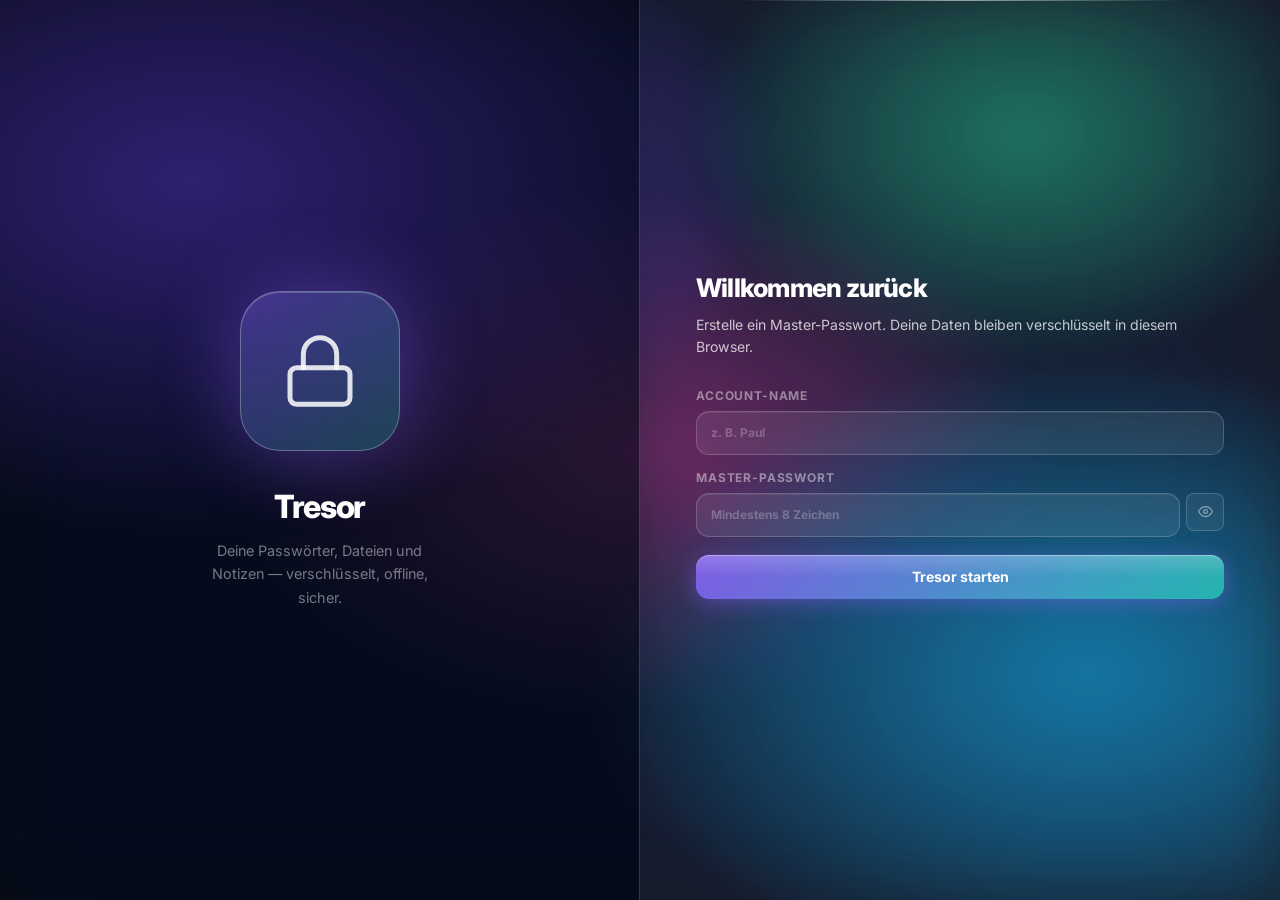
<file: index.html>
<!doctype html>
<html lang="de">
<head>
  <meta charset="utf-8">
  <meta name="viewport" content="width=device-width, initial-scale=1">
  <title>Tresor — Passwörter & Notizen</title>
  <link rel="stylesheet" href="styles.css">
  <link rel="icon" type="image/svg+xml" href="data:image/svg+xml,%3Csvg xmlns='http://www.w3.org/2000/svg' viewBox='0 0 24 24' fill='none' stroke='%238C64FF' stroke-width='2.2' stroke-linecap='round' stroke-linejoin='round'%3E%3Crect x='3' y='11' width='18' height='11' rx='2' ry='2'/%3E%3Cpath d='M7 11V7a5 5 0 0 1 10 0v4'/%3E%3C/svg%3E">
</head>
<body>
<main id="app" class="app-shell">

  <!-- LOCK SCREEN — full page split -->
  <section id="lockScreen" class="lock-screen">

    <!-- LEFT — decorative panel -->
    <div class="lock-left">
      <div class="lock-deco">
        <svg xmlns="http://www.w3.org/2000/svg" viewBox="0 0 24 24" fill="none" stroke="currentColor" stroke-width="1.5" stroke-linecap="round" stroke-linejoin="round"><rect x="3" y="11" width="18" height="11" rx="2" ry="2"/><path d="M7 11V7a5 5 0 0 1 10 0v4"/></svg>
      </div>
      <p class="lock-deco-title">Tresor</p>
      <p class="lock-deco-sub">Deine Passwörter, Dateien und Notizen — verschlüsselt, offline, sicher.</p>
    </div>

    <!-- RIGHT — login form -->
    <div class="lock-right">
      <!-- mobile only brand -->
      <div class="lock-mobile-brand">
        <div class="brand-mark" style="margin-bottom:0">
          <svg xmlns="http://www.w3.org/2000/svg" viewBox="0 0 24 24" fill="none" stroke="currentColor" stroke-width="2.2" stroke-linecap="round" stroke-linejoin="round"><rect x="3" y="11" width="18" height="11" rx="2" ry="2"/><path d="M7 11V7a5 5 0 0 1 10 0v4"/></svg>
        </div>
        <h1 style="font-size:1.5rem;margin:0">Tresor</h1>
      </div>

      <h1 id="lockHeading" style="margin:0 0 6px;font-size:1.6rem">Willkommen zurück</h1>
      <p id="lockHint" class="lock-hint">Erstelle ein Master-Passwort. Deine Daten bleiben verschlüsselt in diesem Browser.</p>

      <form id="unlockForm" class="unlock-form">
        <label for="accountName">Account-Name
          <input id="accountName" type="text" autocomplete="off" minlength="2" maxlength="40" required placeholder="z. B. Paul">
        </label>
        <label for="masterPassword">Master-Passwort
          <div class="password-line" style="grid-template-columns:1fr auto">
            <input id="masterPassword" type="password" autocomplete="current-password" minlength="8" required placeholder="Mindestens 8 Zeichen">
            <button class="icon-button" id="toggleMaster" type="button">
              <svg xmlns="http://www.w3.org/2000/svg" viewBox="0 0 24 24" fill="none" stroke="currentColor" stroke-width="2" stroke-linecap="round" stroke-linejoin="round"><path d="M1 12s4-8 11-8 11 8 11 8-4 8-11 8-11-8-11-8z"/><circle cx="12" cy="12" r="3"/></svg>
            </button>
          </div>
        </label>
        <label id="alertEmailLabel" class="hidden" for="alertEmail">Alarm-E-Mail <span style="color:var(--muted);font-weight:400;text-transform:none">(optional)</span>
          <input id="alertEmail" type="email" autocomplete="off" placeholder="deine@email.de">
        </label>
        <button id="unlockButton" class="primary-button" type="submit" style="margin-top:4px;width:100%;">
          Tresor starten
        </button>
        <p id="lockMessage" class="message" role="status"></p>
      </form>

      <!-- QR Transfer Section -->
      <div class="qr-section" id="qrSection" style="display:none">
        <button class="qr-toggle" type="button" id="qrToggle">
          <svg xmlns="http://www.w3.org/2000/svg" viewBox="0 0 24 24" fill="none" stroke="currentColor" stroke-width="2" stroke-linecap="round" stroke-linejoin="round"><rect x="3" y="3" width="7" height="7"/><rect x="14" y="3" width="7" height="7"/><rect x="3" y="14" width="7" height="7"/><path d="M14 14h3v3h-3z"/><path d="M17 14h3v3h-3z"/><path d="M14 17h3v3h-3z"/><path d="M17 17h3v3h-3z"/></svg>
          Auf Handy übertragen (QR-Code)
        </button>
        <div class="qr-box" id="qrBox">
          <canvas id="qrCanvas"></canvas>
          <p>Scanne diesen QR-Code mit deinem Handy um den verschlüsselten Tresor zu übertragen. Dein Master-Passwort bleibt dabei geheim.</p>
        </div>
      </div>
    </div>
  </section>

  <!-- VAULT SCREEN -->
  <section id="vaultScreen" class="vault-screen hidden">
    <header class="topbar">
      <div class="topbar-left">
        <div class="topbar-brand">
          <svg xmlns="http://www.w3.org/2000/svg" viewBox="0 0 24 24" fill="none" stroke="currentColor" stroke-width="2.2" stroke-linecap="round" stroke-linejoin="round"><rect x="3" y="11" width="18" height="11" rx="2" ry="2"/><path d="M7 11V7a5 5 0 0 1 10 0v4"/></svg>
        </div>
        <div>
          <span class="eyebrow">Offline Tresor</span>
          <h2>Tresor</h2>
          <p id="accountLabel" class="account-label"></p>
        </div>
      </div>
      <div class="topbar-right">
        <div id="offlineBanner" class="offline-banner hidden">
          <svg xmlns="http://www.w3.org/2000/svg" viewBox="0 0 24 24" fill="none" stroke="currentColor" stroke-width="2" stroke-linecap="round" stroke-linejoin="round" style="width:12px;height:12px"><line x1="1" y1="1" x2="23" y2="23"/><path d="M16.72 11.06A10.94 10.94 0 0 1 19 12.55"/><path d="M5 12.55a10.94 10.94 0 0 1 5.17-2.39"/><path d="M10.71 5.05A16 16 0 0 1 22.56 9"/><path d="M1.42 9a15.91 15.91 0 0 1 4.7-2.88"/><path d="M8.53 16.11a6 6 0 0 1 6.95 0"/><line x1="12" y1="20" x2="12.01" y2="20"/></svg>
          Offline
        </div>
        <div id="autoLockTimer" class="autlock-indicator hidden">
          <svg xmlns="http://www.w3.org/2000/svg" viewBox="0 0 24 24" fill="none" stroke="currentColor" stroke-width="2" stroke-linecap="round" stroke-linejoin="round" style="width:12px;height:12px"><circle cx="12" cy="12" r="10"/><polyline points="12 6 12 12 16 14"/></svg>
          <span id="autoLockLabel">10:00</span>
        </div>
        <div class="topbar-actions">
          <button id="themeButton" class="ghost-button" type="button">
            <svg xmlns="http://www.w3.org/2000/svg" viewBox="0 0 24 24" fill="none" stroke="currentColor" stroke-width="2" stroke-linecap="round" stroke-linejoin="round" style="width:14px;height:14px"><path d="M21 12.79A9 9 0 1 1 11.21 3 7 7 0 0 0 21 12.79z"/></svg>
            Dunkel
          </button>
          <button id="exportButton" class="ghost-button" type="button">
            <svg xmlns="http://www.w3.org/2000/svg" viewBox="0 0 24 24" fill="none" stroke="currentColor" stroke-width="2" stroke-linecap="round" stroke-linejoin="round" style="width:14px;height:14px"><path d="M21 15v4a2 2 0 0 1-2 2H5a2 2 0 0 1-2-2v-4"/><polyline points="7 10 12 15 17 10"/><line x1="12" y1="15" x2="12" y2="3"/></svg>
            Export
          </button>
          <label class="ghost-button import-label" style="cursor:pointer;">
            <svg xmlns="http://www.w3.org/2000/svg" viewBox="0 0 24 24" fill="none" stroke="currentColor" stroke-width="2" stroke-linecap="round" stroke-linejoin="round" style="width:14px;height:14px"><path d="M21 15v4a2 2 0 0 1-2 2H5a2 2 0 0 1-2-2v-4"/><polyline points="17 8 12 3 7 8"/><line x1="12" y1="3" x2="12" y2="15"/></svg>
            Import
            <input id="importFile" type="file" accept="application/json">
          </label>
          <button id="lockButton" class="danger-button" type="button">
            <svg xmlns="http://www.w3.org/2000/svg" viewBox="0 0 24 24" fill="none" stroke="currentColor" stroke-width="2" stroke-linecap="round" stroke-linejoin="round" style="width:14px;height:14px"><rect x="3" y="11" width="18" height="11" rx="2" ry="2"/><path d="M7 11V7a5 5 0 0 1 9.9-1"/></svg>
            Sperren
          </button>
        </div>
      </div>
    </header>

    <!-- NAV TABS -->
    <nav class="nav-tabs">
      <button class="nav-tab active" data-tab="vault" type="button">
        <svg xmlns="http://www.w3.org/2000/svg" viewBox="0 0 24 24" fill="none" stroke="currentColor" stroke-width="2" stroke-linecap="round" stroke-linejoin="round"><rect x="3" y="11" width="18" height="11" rx="2" ry="2"/><path d="M7 11V7a5 5 0 0 1 10 0v4"/></svg>
        Tresor
      </button>
      <button class="nav-tab" data-tab="files" type="button">
        <svg xmlns="http://www.w3.org/2000/svg" viewBox="0 0 24 24" fill="none" stroke="currentColor" stroke-width="2" stroke-linecap="round" stroke-linejoin="round"><path d="M14 2H6a2 2 0 0 0-2 2v16a2 2 0 0 0 2 2h12a2 2 0 0 0 2-2V8z"/><polyline points="14 2 14 8 20 8"/></svg>
        Dateien
      </button>
      <button class="nav-tab" data-tab="bookmarks" type="button">
        <svg xmlns="http://www.w3.org/2000/svg" viewBox="0 0 24 24" fill="none" stroke="currentColor" stroke-width="2" stroke-linecap="round" stroke-linejoin="round"><path d="M19 21l-7-5-7 5V5a2 2 0 0 1 2-2h10a2 2 0 0 1 2 2z"/></svg>
        Lesezeichen
      </button>
      <button class="nav-tab" data-tab="codes" type="button">
        <svg xmlns="http://www.w3.org/2000/svg" viewBox="0 0 24 24" fill="none" stroke="currentColor" stroke-width="2" stroke-linecap="round" stroke-linejoin="round"><rect x="2" y="3" width="20" height="14" rx="2" ry="2"/><line x1="8" y1="21" x2="16" y2="21"/><line x1="12" y1="17" x2="12" y2="21"/></svg>
        Codes
      </button>
      <button class="nav-tab" data-tab="aliases" type="button">
        <svg xmlns="http://www.w3.org/2000/svg" viewBox="0 0 24 24" fill="none" stroke="currentColor" stroke-width="2" stroke-linecap="round" stroke-linejoin="round"><path d="M4 4h16c1.1 0 2 .9 2 2v12c0 1.1-.9 2-2 2H4c-1.1 0-2-.9-2-2V6c0-1.1.9-2 2-2z"/><polyline points="22,6 12,13 2,6"/></svg>
        E-Mail Aliase
      </button>
      <button class="nav-tab" data-tab="scripts" type="button">
        <svg xmlns="http://www.w3.org/2000/svg" viewBox="0 0 24 24" fill="none" stroke="currentColor" stroke-width="2" stroke-linecap="round" stroke-linejoin="round"><polyline points="16 18 22 12 16 6"/><polyline points="8 6 2 12 8 18"/></svg>
        Skripte
      </button>
      <button class="nav-tab" data-tab="log" type="button">
        <svg xmlns="http://www.w3.org/2000/svg" viewBox="0 0 24 24" fill="none" stroke="currentColor" stroke-width="2" stroke-linecap="round" stroke-linejoin="round"><path d="M13 2H6a2 2 0 0 0-2 2v16a2 2 0 0 0 2 2h12a2 2 0 0 0 2-2V9z"/><polyline points="13 2 13 9 20 9"/></svg>
        Aktivitäts-Log
      </button>
    </nav>

    <!-- ══ TAB: VAULT ══ -->
    <section id="tabVault" class="tab-content">
      <section class="toolbar">
        <div class="search-box">
          <svg xmlns="http://www.w3.org/2000/svg" viewBox="0 0 24 24" fill="none" stroke="currentColor" stroke-width="2" stroke-linecap="round" stroke-linejoin="round"><circle cx="11" cy="11" r="8"/><line x1="21" y1="21" x2="16.65" y2="16.65"/></svg>
          <input id="searchInput" type="search" placeholder="Suchen… (Strg+F)">
        </div>
        <div class="segmented" role="tablist">
          <button class="segment active" type="button" data-filter="all">Alle</button>
          <button class="segment" type="button" data-filter="password">Passwörter</button>
          <button class="segment" type="button" data-filter="note">Notizen</button>
          <button class="segment" type="button" data-filter="favorite">★</button>
        </div>
        <div class="sort-box">
          <svg xmlns="http://www.w3.org/2000/svg" viewBox="0 0 24 24" fill="none" stroke="currentColor" stroke-width="2" stroke-linecap="round" stroke-linejoin="round" style="width:13px;height:13px;color:var(--muted);flex-shrink:0"><line x1="8" y1="6" x2="21" y2="6"/><line x1="8" y1="12" x2="21" y2="12"/><line x1="8" y1="18" x2="21" y2="18"/><line x1="3" y1="6" x2="3.01" y2="6"/><line x1="3" y1="12" x2="3.01" y2="12"/><line x1="3" y1="18" x2="3.01" y2="18"/></svg>
          <select id="sortSelect"><option value="updated">Zuletzt bearbeitet</option><option value="created">Zuletzt erstellt</option><option value="alpha">A – Z</option></select>
        </div>
        <button id="newPasswordButton" class="primary-button" type="button">+ Passwort</button>
        <button id="newNoteButton" class="secondary-button" type="button">+ Notiz</button>
      </section>
      <section class="workspace">
        <aside class="list-pane">
          <div class="stats"><strong id="entryCount">0</strong><span>Einträge</span></div>
          <div id="entryList" class="entry-list" aria-live="polite"></div>
        </aside>
        <section class="editor-pane">
          <form id="entryForm" class="entry-form hidden">
            <div class="form-head">
              <div>
                <span id="formType" class="eyebrow">Passwort</span>
                <h3 id="formTitle">Neuer Eintrag</h3>
                <span id="formMeta" class="form-meta"></span>
              </div>
              <div class="form-head-actions">
                <button id="favoriteButton" class="icon-button" type="button" title="Favorit">
                  <svg xmlns="http://www.w3.org/2000/svg" viewBox="0 0 24 24" fill="none" stroke="currentColor" stroke-width="2" stroke-linecap="round" stroke-linejoin="round"><polygon points="12 2 15.09 8.26 22 9.27 17 14.14 18.18 21.02 12 17.77 5.82 21.02 7 14.14 2 9.27 8.91 8.26 12 2"/></svg>
                </button>
                <button id="duplicateButton" class="icon-button" type="button" title="Duplizieren">
                  <svg xmlns="http://www.w3.org/2000/svg" viewBox="0 0 24 24" fill="none" stroke="currentColor" stroke-width="2" stroke-linecap="round" stroke-linejoin="round"><rect x="9" y="9" width="13" height="13" rx="2" ry="2"/><path d="M5 15H4a2 2 0 0 1-2-2V4a2 2 0 0 1 2-2h9a2 2 0 0 1 2 2v1"/></svg>
                </button>
                <button id="deleteButton" class="danger-button compact" type="button">
                  <svg xmlns="http://www.w3.org/2000/svg" viewBox="0 0 24 24" fill="none" stroke="currentColor" stroke-width="2" stroke-linecap="round" stroke-linejoin="round" style="width:13px;height:13px"><polyline points="3 6 5 6 21 6"/><path d="M19 6l-1 14a2 2 0 0 1-2 2H8a2 2 0 0 1-2-2L5 6"/></svg>
                  Löschen
                </button>
              </div>
            </div>
            <label>Titel<input id="titleInput" type="text" required maxlength="80" placeholder="z. B. E-Mail, Bank, Server"></label>
            <div id="tagRow" class="tag-row">
              <span class="tag-label">Tags</span>
              <div id="tagList" class="tag-list"></div>
              <button id="addTagButton" class="tag-add-btn" type="button">+ Tag</button>
            </div>
            <div id="passwordFields" class="password-fields">
              <div class="two-col">
                <label>Benutzername / E-Mail<input id="usernameInput" type="text" autocomplete="off" placeholder="name@example.com"></label>
                <label>Webadresse<input id="urlInput" type="url" inputmode="url" placeholder="https://..."></label>
              </div>
              <label>Passwort
                <div class="password-line">
                  <input id="passwordInput" type="password" autocomplete="new-password" placeholder="Passwort">
                  <button id="togglePassword" class="icon-button" type="button" title="Anzeigen"><svg xmlns="http://www.w3.org/2000/svg" viewBox="0 0 24 24" fill="none" stroke="currentColor" stroke-width="2" stroke-linecap="round" stroke-linejoin="round"><path d="M1 12s4-8 11-8 11 8 11 8-4 8-11 8-11-8-11-8z"/><circle cx="12" cy="12" r="3"/></svg></button>
                  <button id="copyPassword" class="icon-button" type="button" title="Kopieren"><svg xmlns="http://www.w3.org/2000/svg" viewBox="0 0 24 24" fill="none" stroke="currentColor" stroke-width="2" stroke-linecap="round" stroke-linejoin="round"><rect x="9" y="9" width="13" height="13" rx="2" ry="2"/><path d="M5 15H4a2 2 0 0 1-2-2V4a2 2 0 0 1 2-2h9a2 2 0 0 1 2 2v1"/></svg></button>
                  <button id="breachCheckButton" class="icon-button" type="button" title="Datenleck prüfen"><svg xmlns="http://www.w3.org/2000/svg" viewBox="0 0 24 24" fill="none" stroke="currentColor" stroke-width="2" stroke-linecap="round" stroke-linejoin="round"><path d="M12 22s8-4 8-10V5l-8-3-8 3v7c0 6 8 10 8 10z"/></svg></button>
                </div>
              </label>
              <div class="strength-meter" id="strengthMeter" style="display:none">
                <div class="strength-bars"><div class="strength-bar" id="sb1"></div><div class="strength-bar" id="sb2"></div><div class="strength-bar" id="sb3"></div><div class="strength-bar" id="sb4"></div></div>
                <span class="strength-label" id="strengthLabel"></span>
              </div>
              <div id="pwHistoryRow" class="pw-history-row hidden">
                <span class="pw-history-label">Letzte Passwörter</span>
                <div id="pwHistoryList" class="pw-history-list"></div>
              </div>
              <div class="generator">
                <div class="gen-row">
                  <div class="gen-length">
                    <span>Länge</span>
                    <input id="lengthInput" type="range" min="12" max="40" value="18">
                    <output id="lengthOutput">18</output>
                  </div>
                  <label class="checkbox"><input id="symbolsInput" type="checkbox" checked>Sonderzeichen</label>
                  <button id="generateButton" class="secondary-button" type="button">
                    <svg xmlns="http://www.w3.org/2000/svg" viewBox="0 0 24 24" fill="none" stroke="currentColor" stroke-width="2" stroke-linecap="round" stroke-linejoin="round" style="width:13px;height:13px"><polyline points="1 4 1 10 7 10"/><path d="M3.51 15a9 9 0 1 0 .49-3.5"/></svg>
                    Generieren
                  </button>
                </div>
              </div>
              <div class="expiry-row">
                <label class="checkbox"><input id="expiryEnabled" type="checkbox">Ablaufdatum</label>
                <input id="expiryDate" type="date" class="hidden">
              </div>
            </div>
            <label>Notiz<textarea id="notesInput" rows="5" placeholder="Alles, was du sicher ablegen willst…"></textarea></label>
            <div class="form-actions">
              <span id="saveState" class="message"></span>
              <button class="primary-button" type="submit">
                <svg xmlns="http://www.w3.org/2000/svg" viewBox="0 0 24 24" fill="none" stroke="currentColor" stroke-width="2.2" stroke-linecap="round" stroke-linejoin="round" style="width:13px;height:13px"><path d="M19 21H5a2 2 0 0 1-2-2V5a2 2 0 0 1 2-2h11l5 5v11a2 2 0 0 1-2 2z"/><polyline points="17 21 17 13 7 13 7 21"/><polyline points="7 3 7 8 15 8"/></svg>
                Speichern
              </button>
            </div>
          </form>
          <div id="emptyState" class="empty-state">
            <div class="empty-state-icon"><svg xmlns="http://www.w3.org/2000/svg" viewBox="0 0 24 24" fill="none" stroke="currentColor" stroke-width="1.8" stroke-linecap="round" stroke-linejoin="round"><rect x="3" y="11" width="18" height="11" rx="2" ry="2"/><path d="M7 11V7a5 5 0 0 1 10 0v4"/></svg></div>
            <h3>Kein Eintrag ausgewählt</h3>
            <p>Lege ein Passwort oder eine Notiz an.</p>
            <div class="empty-actions">
              <button class="primary-button" type="button" data-create="password">+ Passwort</button>
              <button class="secondary-button" type="button" data-create="note">+ Notiz</button>
            </div>
          </div>
        </section>
      </section>
    </section>

    <!-- ══ TAB: DATEIEN ══ -->
    <section id="tabFiles" class="tab-content hidden">
      <div class="tab-header">
        <div>
          <h3>Sicherer Datei-Tresor</h3>
          <p class="tab-sub">Dateien werden vor dem Speichern mit AES-GCM verschlüsselt. Maximal 10 MB pro Datei.</p>
        </div>
        <label class="primary-button" style="cursor:pointer;">
          <svg xmlns="http://www.w3.org/2000/svg" viewBox="0 0 24 24" fill="none" stroke="currentColor" stroke-width="2.2" stroke-linecap="round" stroke-linejoin="round" style="width:14px;height:14px"><line x1="12" y1="5" x2="12" y2="19"/><line x1="5" y1="12" x2="19" y2="12"/></svg>
          Datei hinzufügen
          <input id="fileUploadInput" type="file" multiple style="display:none">
        </label>
      </div>
      <div id="fileList" class="file-grid"></div>
      <div id="fileEmpty" class="empty-state">
        <div class="empty-state-icon"><svg xmlns="http://www.w3.org/2000/svg" viewBox="0 0 24 24" fill="none" stroke="currentColor" stroke-width="1.8" stroke-linecap="round" stroke-linejoin="round"><path d="M14 2H6a2 2 0 0 0-2 2v16a2 2 0 0 0 2 2h12a2 2 0 0 0 2-2V8z"/><polyline points="14 2 14 8 20 8"/></svg></div>
        <h3>Keine Dateien</h3>
        <p>Lade Dateien hoch — sie werden direkt verschlüsselt gespeichert.</p>
      </div>
    </section>

    <!-- ══ TAB: LESEZEICHEN ══ -->
    <section id="tabBookmarks" class="tab-content hidden">
      <div class="tab-header">
        <div>
          <h3>Geheime Lesezeichen</h3>
          <p class="tab-sub">URLs die du nicht im Browser speichern willst.</p>
        </div>
        <button id="newBookmarkButton" class="primary-button" type="button">+ Lesezeichen</button>
      </div>
      <div id="bookmarkList" class="simple-list"></div>
      <div id="bookmarkEmpty" class="empty-state">
        <div class="empty-state-icon"><svg xmlns="http://www.w3.org/2000/svg" viewBox="0 0 24 24" fill="none" stroke="currentColor" stroke-width="1.8" stroke-linecap="round" stroke-linejoin="round"><path d="M19 21l-7-5-7 5V5a2 2 0 0 1 2-2h10a2 2 0 0 1 2 2z"/></svg></div>
        <h3>Keine Lesezeichen</h3>
        <p>Speichere URLs die du privat halten möchtest.</p>
      </div>
    </section>

    <!-- ══ TAB: CODES ══ -->
    <section id="tabCodes" class="tab-content hidden">
      <div class="tab-header">
        <div>
          <h3>Sicherheitscodes</h3>
          <p class="tab-sub">PINs, Safe-Codes, Schloss-Kombinationen und andere geheime Zahlen.</p>
        </div>
        <button id="newCodeButton" class="primary-button" type="button">+ Code</button>
      </div>
      <div id="codeList" class="simple-list"></div>
      <div id="codeEmpty" class="empty-state">
        <div class="empty-state-icon"><svg xmlns="http://www.w3.org/2000/svg" viewBox="0 0 24 24" fill="none" stroke="currentColor" stroke-width="1.8" stroke-linecap="round" stroke-linejoin="round"><rect x="2" y="3" width="20" height="14" rx="2" ry="2"/><line x1="8" y1="21" x2="16" y2="21"/><line x1="12" y1="17" x2="12" y2="21"/></svg></div>
        <h3>Keine Codes</h3>
        <p>Speichere PINs, Safe-Codes und andere Geheim-Kombinationen.</p>
      </div>
    </section>

    <!-- ══ TAB: ALIASE ══ -->
    <section id="tabAliases" class="tab-content hidden">
      <div class="tab-header">
        <div>
          <h3>E-Mail Aliase</h3>
          <p class="tab-sub">Welche Wegwerf-E-Mail hast du wo benutzt?</p>
        </div>
        <button id="newAliasButton" class="primary-button" type="button">+ Alias</button>
      </div>
      <div id="aliasList" class="simple-list"></div>
      <div id="aliasEmpty" class="empty-state">
        <div class="empty-state-icon"><svg xmlns="http://www.w3.org/2000/svg" viewBox="0 0 24 24" fill="none" stroke="currentColor" stroke-width="1.8" stroke-linecap="round" stroke-linejoin="round"><path d="M4 4h16c1.1 0 2 .9 2 2v12c0 1.1-.9 2-2 2H4c-1.1 0-2-.9-2-2V6c0-1.1.9-2 2-2z"/><polyline points="22,6 12,13 2,6"/></svg></div>
        <h3>Keine Aliase</h3>
        <p>Behalte den Überblick über deine Wegwerf-E-Mails.</p>
      </div>
    </section>

    <!-- ══ TAB: SKRIPTE ══ -->
    <section id="tabScripts" class="tab-content hidden">
      <div class="tab-header">
        <div>
          <h3>Skripte</h3>
          <p class="tab-sub">Bash, Python, SQL und andere Skripte — verschlüsselt gespeichert.</p>
        </div>
        <button id="newScriptButton" class="primary-button" type="button">+ Skript</button>
      </div>
      <div id="scriptList" class="simple-list script-list"></div>
      <div id="scriptEmpty" class="empty-state">
        <div class="empty-state-icon"><svg xmlns="http://www.w3.org/2000/svg" viewBox="0 0 24 24" fill="none" stroke="currentColor" stroke-width="1.8" stroke-linecap="round" stroke-linejoin="round"><polyline points="16 18 22 12 16 6"/><polyline points="8 6 2 12 8 18"/></svg></div>
        <h3>Keine Skripte</h3>
        <p>Speichere Bash-, Python-, SQL- oder andere Skripte sicher im Tresor.</p>
      </div>
    </section>

    <!-- ══ TAB: LOG ══ -->
    <section id="tabLog" class="tab-content hidden">
      <div class="tab-header">
        <div>
          <h3>Aktivitäts-Log</h3>
          <p class="tab-sub">Jede Aktion im Tresor wird hier aufgezeichnet — inklusive fehlgeschlagener Entsperrversuche.</p>
        </div>
        <button id="clearLogButton" class="danger-button" type="button">Log leeren</button>
      </div>
      <div id="logList" class="log-list"></div>
      <div id="logEmpty" class="empty-state">
        <div class="empty-state-icon"><svg xmlns="http://www.w3.org/2000/svg" viewBox="0 0 24 24" fill="none" stroke="currentColor" stroke-width="1.8" stroke-linecap="round" stroke-linejoin="round"><path d="M13 2H6a2 2 0 0 0-2 2v16a2 2 0 0 0 2 2h12a2 2 0 0 0 2-2V9z"/><polyline points="13 2 13 9 20 9"/></svg></div>
        <h3>Noch keine Aktivität</h3>
        <p>Aktionen erscheinen hier sobald du den Tresor benutzt.</p>
      </div>
    </section>
  </section>

  <!-- MODALS -->
  <section id="confirmOverlay" class="modal-overlay hidden" aria-hidden="true">
    <div class="confirm-modal" role="dialog" aria-modal="true">
      <span class="eyebrow">Bestätigung</span>
      <h3 id="confirmTitle">Bist du sicher?</h3>
      <p id="confirmText"></p>
      <div class="modal-actions">
        <button id="confirmCancel" class="ghost-button" type="button">Abbrechen</button>
        <button id="confirmOk" class="danger-solid-button" type="button">Ja, löschen</button>
      </div>
    </div>
  </section>

  <section id="tagOverlay" class="modal-overlay hidden" aria-hidden="true">
    <div class="confirm-modal" role="dialog" aria-modal="true">
      <span class="eyebrow">Tag hinzufügen</span>
      <h3>Neuer Tag</h3>
      <input id="tagInput" type="text" maxlength="20" placeholder="z. B. Gaming, Arbeit, Bank">
      <div class="modal-actions">
        <button id="tagCancel" class="ghost-button" type="button">Abbrechen</button>
        <button id="tagOk" class="primary-button" type="button">Hinzufügen</button>
      </div>
    </div>
  </section>

  <!-- Generic Quick-Add Modal -->
  <section id="quickAddOverlay" class="modal-overlay hidden" aria-hidden="true">
    <div class="confirm-modal" role="dialog" aria-modal="true" style="gap:14px;">
      <span class="eyebrow" id="qaEyebrow">Neu</span>
      <h3 id="qaTitle">Neuer Eintrag</h3>
      <div id="qaFields" style="display:grid;gap:10px;"></div>
      <div class="modal-actions">
        <button id="qaCancel" class="ghost-button" type="button">Abbrechen</button>
        <button id="qaOk" class="primary-button" type="button">Speichern</button>
      </div>
    </div>
  </section>

  <!-- Script Viewer Modal -->
  <section id="scriptViewerOverlay" class="modal-overlay hidden" aria-hidden="true">
    <div class="script-viewer-modal" role="dialog" aria-modal="true">
      <div class="script-viewer-header">
        <div class="script-viewer-meta">
          <span class="eyebrow" id="svEyebrow">Skript</span>
          <h3 id="svTitle"></h3>
          <span id="svLangBadge" class="lang-badge"></span>
        </div>
        <div class="script-viewer-actions">
          <button id="svCopyBtn" class="ghost-button compact" type="button">Kopieren</button>
          <button id="svDlBtn" class="secondary-button compact" type="button">⬇ Download</button>
          <button id="svCloseBtn" class="ghost-button compact" type="button">✕ Schließen</button>
        </div>
      </div>
      <pre id="svCode" class="script-viewer-code"></pre>
    </div>
  </section>

  <div id="toastContainer" class="toast-container" aria-live="polite"></div>
</main>
<script src="app.js"></script>
</body>
</html>
</file>
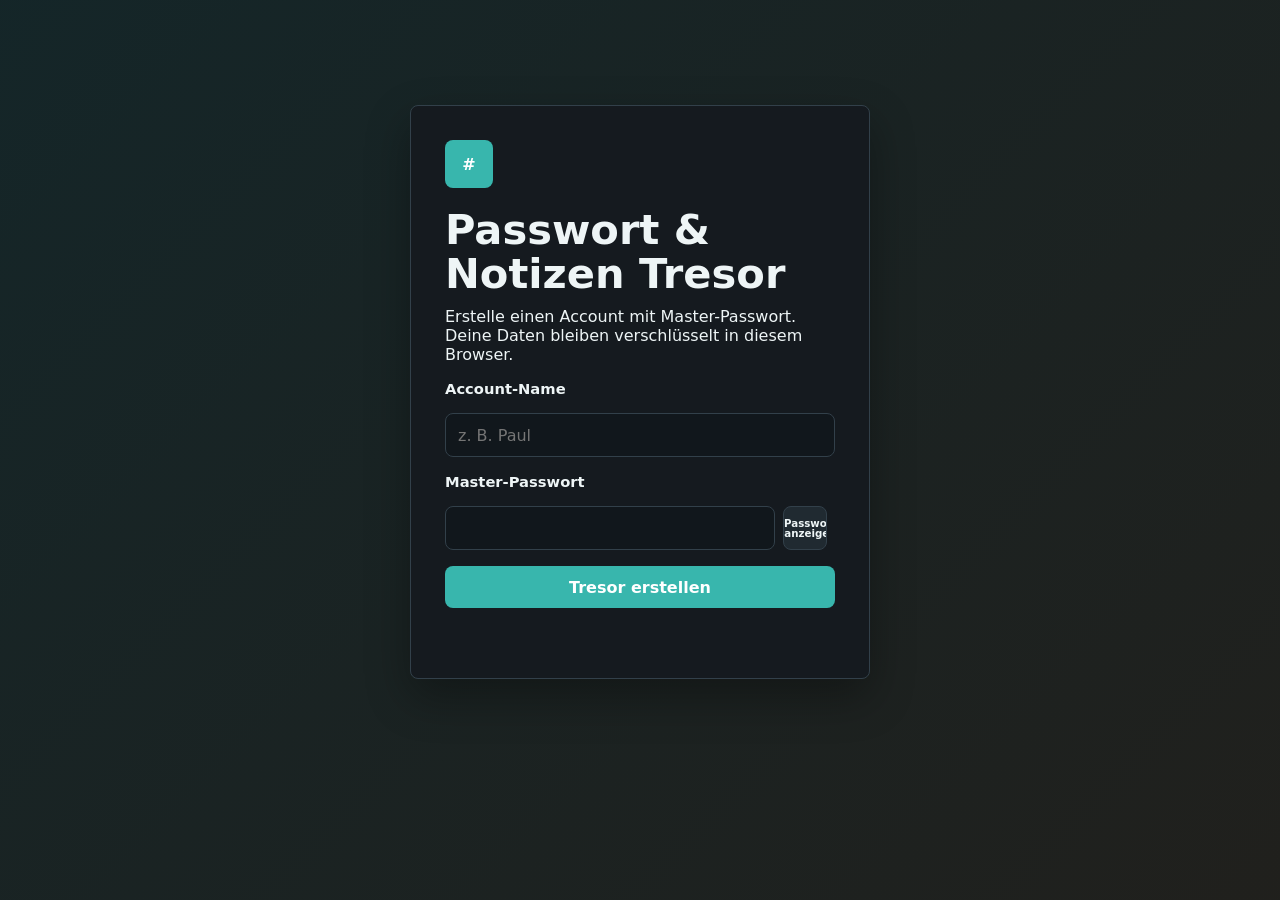
<file: passwort-notizen-app/index.html>
<!doctype html>
<html lang="de">
<head>
  <meta charset="utf-8">
  <meta name="viewport" content="width=device-width, initial-scale=1">
  <title>Passwort & Notizen Tresor</title>
  <link rel="stylesheet" href="styles.css">
</head>
<body>
  <main id="app" class="app-shell">
    <section id="lockScreen" class="lock-screen">
      <div class="brand-mark" aria-hidden="true">#</div>
      <h1>Passwort & Notizen Tresor</h1>
      <p id="lockHint">Erstelle ein Master-Passwort. Deine Daten bleiben verschlüsselt in diesem Browser.</p>
      <form id="unlockForm" class="unlock-form">
        <label for="accountName">Account-Name</label>
        <input id="accountName" type="text" autocomplete="username" minlength="2" maxlength="40" required placeholder="z. B. Paul">

        <label for="masterPassword">Master-Passwort</label>
        <div class="password-line">
          <input id="masterPassword" type="password" autocomplete="current-password" minlength="8" required>
          <button class="icon-button" id="toggleMaster" type="button" aria-label="Passwort anzeigen" title="Passwort anzeigen">eye</button>
        </div>
        <button id="unlockButton" class="primary-button" type="submit">Tresor starten</button>
        <p id="lockMessage" class="message" role="status"></p>
      </form>
    </section>

    <section id="vaultScreen" class="vault-screen hidden">
      <header class="topbar">
        <div>
          <span class="eyebrow">Offline Tresor</span>
          <h2>Passwörter & Notizen</h2>
          <p id="accountLabel" class="account-label"></p>
        </div>
        <div class="topbar-actions">
          <button id="themeButton" class="ghost-button" type="button" title="Hellen oder dunklen Hintergrund wechseln">Dunkel</button>
          <button id="exportButton" class="ghost-button" type="button" title="Backup exportieren">Export</button>
          <label class="ghost-button import-label" title="Backup importieren">
            Import
            <input id="importFile" type="file" accept="application/json">
          </label>
          <button id="lockButton" class="danger-button" type="button" title="Tresor sperren">Sperren</button>
        </div>
      </header>

      <section class="toolbar">
        <div class="search-box">
          <span aria-hidden="true">Suche</span>
          <input id="searchInput" type="search" placeholder="Suchen nach Titel, Login, Webadresse oder Text">
        </div>
        <div class="segmented" role="tablist" aria-label="Eintragstyp">
          <button class="segment active" type="button" data-filter="all">Alle</button>
          <button class="segment" type="button" data-filter="password">Passwörter</button>
          <button class="segment" type="button" data-filter="note">Notizen</button>
        </div>
        <button id="newPasswordButton" class="primary-button" type="button">+ Passwort</button>
        <button id="newNoteButton" class="secondary-button" type="button">+ Notiz</button>
      </section>

      <section class="workspace">
        <aside class="list-pane">
          <div class="stats">
            <strong id="entryCount">0</strong>
            <span>Einträge</span>
          </div>
          <div id="entryList" class="entry-list" aria-live="polite"></div>
        </aside>

        <section class="editor-pane">
          <form id="entryForm" class="entry-form hidden">
            <div class="form-head">
              <div>
                <span id="formType" class="eyebrow">Passwort</span>
                <h3 id="formTitle">Neuer Eintrag</h3>
              </div>
              <button id="deleteButton" class="danger-button compact" type="button">Löschen</button>
            </div>

            <label>
              Titel
              <input id="titleInput" type="text" required maxlength="80" placeholder="z. B. E-Mail, Bank, Server">
            </label>

            <div id="passwordFields" class="password-fields">
              <div class="two-col">
                <label>
                  Benutzername / E-Mail
                  <input id="usernameInput" type="text" autocomplete="username" placeholder="name@example.com">
                </label>
                <label>
                  Webadresse
                  <input id="urlInput" type="url" inputmode="url" placeholder="https://...">
                </label>
              </div>

              <label>
                Passwort
                <div class="password-line">
                  <input id="passwordInput" type="password" autocomplete="new-password" placeholder="Passwort">
                  <button id="togglePassword" class="icon-button" type="button" title="Passwort anzeigen">eye</button>
                  <button id="copyPassword" class="icon-button" type="button" title="Passwort kopieren">copy</button>
                </div>
              </label>

              <div class="generator">
                <label>
                  Länge
                  <input id="lengthInput" type="range" min="12" max="40" value="18">
                </label>
                <output id="lengthOutput">18</output>
                <label class="checkbox">
                  <input id="symbolsInput" type="checkbox" checked>
                  Sonderzeichen
                </label>
                <button id="generateButton" class="secondary-button" type="button">Generieren</button>
              </div>
            </div>

            <label>
              Notiz
              <textarea id="notesInput" rows="9" placeholder="Alles, was du sicher ablegen willst..."></textarea>
            </label>

            <div class="form-actions">
              <span id="saveState" class="message"></span>
              <button class="primary-button" type="submit">Speichern</button>
            </div>
          </form>

          <div id="emptyState" class="empty-state">
            <h3>Noch kein Eintrag ausgewählt</h3>
            <p>Lege ein Passwort oder eine Notiz an. Alles wird lokal verschlüsselt gespeichert.</p>
            <div class="empty-actions">
              <button class="primary-button" type="button" data-create="password">Passwort anlegen</button>
              <button class="secondary-button" type="button" data-create="note">Notiz anlegen</button>
            </div>
          </div>
        </section>
      </section>
    </section>

    <section id="confirmOverlay" class="modal-overlay hidden" aria-hidden="true">
      <div class="confirm-modal" role="dialog" aria-modal="true" aria-labelledby="confirmTitle">
        <span class="eyebrow">Bestätigung</span>
        <h3 id="confirmTitle">Bist du dir sicher?</h3>
        <p id="confirmText">Dieser Eintrag wird gelöscht.</p>
        <div class="modal-actions">
          <button id="confirmCancel" class="ghost-button" type="button">Abbrechen</button>
          <button id="confirmOk" class="danger-solid-button" type="button">Ja, löschen</button>
        </div>
      </div>
    </section>
  </main>

  <script src="app.js"></script>
</body>
</html>
</file>
<file: styles.css>
@import url('https://fonts.googleapis.com/css2?family=Inter:wght@300;400;500;600;700;800&family=JetBrains+Mono:wght@400;600&display=swap');

/* ══════════════════════════════════════════
   LIQUID GLASS — iOS 26 inspired
   ══════════════════════════════════════════ */
:root {
  --bg-1: #0A0E1A;
  --bg-2: #0D1424;

  /* glass layers */
  --glass-bg:        rgba(255,255,255,.06);
  --glass-bg-hover:  rgba(255,255,255,.10);
  --glass-bg-active: rgba(255,255,255,.13);
  --glass-border:    rgba(255,255,255,.18);
  --glass-border-2:  rgba(255,255,255,.28);
  --glass-shine:     rgba(255,255,255,.55);
  --glass-shadow:    0 8px 32px rgba(0,0,0,.45), 0 2px 8px rgba(0,0,0,.3);
  --glass-shadow-lg: 0 24px 64px rgba(0,0,0,.55), 0 4px 16px rgba(0,0,0,.4);
  --glass-blur:      blur(28px) saturate(180%);
  --glass-blur-sm:   blur(16px) saturate(160%);

  /* ink */
  --ink:   #FFFFFF;
  --ink-2: rgba(255,255,255,.75);
  --muted: rgba(255,255,255,.45);
  --muted-2: rgba(255,255,255,.25);

  /* accent — translucent violet */
  --accent:       rgba(140,100,255,.90);
  --accent-solid: #8C64FF;
  --accent-glow:  rgba(140,100,255,.40);
  --accent-light: rgba(140,100,255,.18);

  --teal:       rgba(45,212,191,.90);
  --teal-light: rgba(45,212,191,.15);
  --gold:       rgba(251,191,36,.90);
  --gold-light: rgba(251,191,36,.15);
  --danger:     rgba(255,100,100,.90);
  --danger-light: rgba(255,100,100,.15);
  --success:    rgba(52,211,153,.90);

  /* gradient mesh background */
  --mesh-1: radial-gradient(ellipse 70% 60% at 15% 20%, rgba(100,60,220,.55) 0%, transparent 65%);
  --mesh-2: radial-gradient(ellipse 60% 55% at 85% 75%, rgba(20,140,180,.45) 0%, transparent 65%);
  --mesh-3: radial-gradient(ellipse 50% 45% at 50% 50%, rgba(180,60,140,.25) 0%, transparent 65%);
  --mesh-4: radial-gradient(ellipse 40% 40% at 80% 15%, rgba(60,180,140,.30) 0%, transparent 65%);

  --radius-sm: 8px;
  --radius:    13px;
  --radius-lg: 18px;
  --radius-xl: 26px;
  --radius-2xl:34px;

  color-scheme: dark;
}

body[data-theme="light"] {
  color-scheme: light;
  --bg-1: #D8E4F8;
  --bg-2: #C8D8F0;
  --glass-bg:        rgba(255,255,255,.35);
  --glass-bg-hover:  rgba(255,255,255,.50);
  --glass-bg-active: rgba(255,255,255,.60);
  --glass-border:    rgba(255,255,255,.70);
  --glass-border-2:  rgba(255,255,255,.90);
  --glass-shine:     rgba(255,255,255,.95);
  --glass-shadow:    0 8px 32px rgba(80,100,180,.18), 0 2px 8px rgba(80,100,180,.12);
  --glass-shadow-lg: 0 24px 64px rgba(80,100,180,.22), 0 4px 16px rgba(80,100,180,.14);
  --ink:    #0D1424;
  --ink-2:  rgba(10,20,50,.75);
  --muted:  rgba(10,20,50,.45);
  --muted-2:rgba(10,20,50,.25);
  --mesh-1: radial-gradient(ellipse 70% 60% at 15% 20%, rgba(140,100,255,.30) 0%, transparent 65%);
  --mesh-2: radial-gradient(ellipse 60% 55% at 85% 75%, rgba(20,140,200,.25) 0%, transparent 65%);
  --mesh-3: radial-gradient(ellipse 50% 45% at 50% 50%, rgba(200,80,160,.15) 0%, transparent 65%);
  --mesh-4: radial-gradient(ellipse 40% 40% at 80% 15%, rgba(40,180,150,.20) 0%, transparent 65%);
}

/* ── RESET ── */
*,*::before,*::after { box-sizing: border-box; }
html { scroll-behavior: smooth; }
body {
  margin: 0; min-height: 100vh;
  font-family: 'Inter', system-ui, -apple-system, sans-serif;
  font-size: 14px; line-height: 1.5;
  color: var(--ink);
  -webkit-font-smoothing: antialiased;
  overflow-x: hidden;
}
button,input,textarea,select { font: inherit; }
button { cursor: pointer; border: none; background: none; }
* { -webkit-tap-highlight-color: transparent; }
.hidden { display: none !important; }

/* ── ANIMATED MESH BACKGROUND ── */
.app-shell {
  min-height: 100vh;
  position: relative;
  background: var(--bg-1);
}
.app-shell::before {
  content: '';
  position: fixed; inset: 0; z-index: 0;
  background: var(--bg-1) var(--mesh-1), var(--mesh-2), var(--mesh-3), var(--mesh-4);
  background-blend-mode: normal;
  
  pointer-events: none;
}


.app-shell > * { position: relative; z-index: 1; }

/* center when lock screen */
.app-shell:has(#lockScreen:not(.hidden)) {
  display: flex; align-items: stretch; justify-content: stretch; padding: 0;
}

/* ── GLASS MIXIN (via class) ── */
.glass {
  background: var(--glass-bg);
  backdrop-filter: var(--glass-blur);
  -webkit-backdrop-filter: var(--glass-blur);
  border: 1px solid var(--glass-border);
  box-shadow: var(--glass-shadow);
}

/* ── LOCK SCREEN ── */
.lock-screen {
  width: 100%; min-height: 100vh;
  display: grid;
  grid-template-columns: 1fr 1fr;
  animation: fadeSlide .45s cubic-bezier(.16,1,.3,1);
  position: relative; overflow: hidden;
}

/* left decorative panel */
.lock-screen::before {
  content: '';
  position: absolute; inset: 0;
  background: var(--mesh-1), var(--mesh-2), var(--mesh-3), var(--mesh-4);
  pointer-events: none; z-index: 0;
}

.lock-left {
  position: relative; z-index: 1;
  display: flex; flex-direction: column;
  align-items: center; justify-content: center;
  padding: 60px 48px;
  background: rgba(0,0,0,.18);
  border-right: 1px solid var(--glass-border);
}

.lock-right {
  position: relative; z-index: 1;
  display: flex; flex-direction: column;
  justify-content: center;
  padding: 60px 56px;
  background: var(--glass-bg);
  backdrop-filter: var(--glass-blur);
  -webkit-backdrop-filter: var(--glass-blur);
}

/* shine line top of right panel */
.lock-right::before {
  content: '';
  position: absolute; top: 0; left: 15%; right: 15%; height: 1px;
  background: linear-gradient(90deg, transparent, var(--glass-shine), transparent);
  pointer-events: none;
}

/* decorative big lock icon on left */
.lock-deco {
  width: 160px; height: 160px; border-radius: 40px;
  background: linear-gradient(135deg, rgba(140,100,255,.35) 0%, rgba(45,212,191,.25) 100%);
  border: 1px solid var(--glass-border-2);
  display: flex; align-items: center; justify-content: center;
  margin-bottom: 32px;
  box-shadow: 0 0 80px var(--accent-glow), inset 0 1px 0 rgba(255,255,255,.2);
}
.lock-deco svg { width: 80px; height: 80px; color: rgba(255,255,255,.85); }
.lock-deco-title { font-size: 2rem; font-weight: 800; letter-spacing: -.04em; color: var(--ink); margin: 0 0 8px; text-align: center; }
.lock-deco-sub { font-size: .9rem; color: var(--muted); text-align: center; max-width: 260px; line-height: 1.6; }

@keyframes popIn {
  from { opacity:0; transform: scale(.93) translateY(20px); }
  to   { opacity:1; transform: scale(1) translateY(0); }
}

.brand-mark {
  width: 58px; height: 58px; border-radius: 17px;
  background: linear-gradient(135deg, rgba(140,100,255,.8) 0%, rgba(45,212,191,.7) 100%);
  display: flex; align-items: center; justify-content: center;
  margin-bottom: 24px;
  box-shadow: 0 8px 28px var(--accent-glow), inset 0 1px 0 rgba(255,255,255,.35);
  border: 1px solid rgba(255,255,255,.25);
}
.brand-mark svg { width: 26px; height: 26px; color: #fff; }

h1 { font-size: 1.75rem; font-weight: 800; margin: 0 0 8px; letter-spacing: -.03em; }
h2 { font-size: 1.3rem; font-weight: 700; margin: 0; letter-spacing: -.02em; }
h3 { font-size: .95rem; font-weight: 700; margin: 0; }
p  { margin: 0; }

.lock-hint { color: var(--ink-2); font-size: .88rem; margin: 0 0 28px !important; line-height: 1.6; }

/* ── GLASS INPUT ── */
.unlock-form, .entry-form { display: grid; gap: 14px; }

label {
  display: grid; gap: 6px;
  font-size: .75rem; font-weight: 700;
  color: var(--muted); letter-spacing: .07em; text-transform: uppercase;
}

input:not([type="checkbox"]):not([type="range"]):not([type="file"]):not([type="date"]),
input[type="date"],
textarea {
  width: 100%; min-height: 44px;
  border: 1px solid var(--glass-border);
  border-radius: var(--radius);
  padding: 10px 14px;
  background: var(--glass-bg);
  
  -webkit-
  color: var(--ink);
  outline: none;
  transition: border-color .2s, box-shadow .2s, background .2s;
  box-shadow: inset 0 1px 0 rgba(255,255,255,.08);
}
input[type="date"] { min-height: 38px; padding: 6px 10px; width: auto; }
textarea { resize: vertical; min-height: 130px; line-height: 1.55; }

input:not([type="checkbox"]):not([type="range"]):not([type="file"]):focus,
input[type="date"]:focus, textarea:focus {
  border-color: var(--glass-border-2);
  background: var(--glass-bg-hover);
  box-shadow: 0 0 0 3px var(--accent-glow), inset 0 1px 0 rgba(255,255,255,.12);
}
::placeholder { color: var(--muted-2); }

/* ── GLASS BUTTONS ── */
.primary-button {
  display: inline-flex; align-items: center; justify-content: center; gap: 7px;
  min-height: 44px; border-radius: var(--radius);
  padding: 10px 20px; font-size: .88rem; font-weight: 700;
  white-space: nowrap; border: none;
  background: linear-gradient(135deg, rgba(140,100,255,.85) 0%, rgba(45,212,191,.75) 100%);
  color: #fff;
  box-shadow: 0 4px 20px var(--accent-glow), inset 0 1px 0 rgba(255,255,255,.35);
  transition: all .2s;
  position: relative; overflow: hidden;
}
.primary-button::before {
  content: '';
  position: absolute; top: 0; left: 0; right: 0; height: 50%;
  background: linear-gradient(180deg, rgba(255,255,255,.18) 0%, transparent 100%);
  border-radius: var(--radius) var(--radius) 0 0;
  pointer-events: none;
}
.primary-button:hover { filter: brightness(1.12); box-shadow: 0 6px 28px var(--accent-glow), inset 0 1px 0 rgba(255,255,255,.4); transform: translateY(-1px); }
.primary-button:active { transform: scale(.97) translateY(0); }

.secondary-button, .ghost-button, .danger-button {
  display: inline-flex; align-items: center; justify-content: center; gap: 7px;
  min-height: 38px; border-radius: var(--radius);
  padding: 8px 16px; font-size: .83rem; font-weight: 600;
  white-space: nowrap; transition: all .18s;
   -webkit-
  border: 1px solid var(--glass-border);
  box-shadow: var(--glass-shadow), inset 0 1px 0 rgba(255,255,255,.10);
}

.secondary-button {
  background: var(--accent-light); color: #fff;
  border-color: rgba(140,100,255,.30);
}
.secondary-button:hover { background: rgba(140,100,255,.28); transform: translateY(-1px); }

.ghost-button {
  background: var(--glass-bg); color: var(--ink-2);
}
.ghost-button:hover { background: var(--glass-bg-hover); color: var(--ink); transform: translateY(-1px); }

.danger-button {
  background: var(--danger-light); color: var(--danger);
  border-color: rgba(255,100,100,.25);
}
.danger-button:hover { background: rgba(255,100,100,.25); transform: translateY(-1px); }

.danger-solid-button {
  display: inline-flex; align-items: center; justify-content: center; gap: 7px;
  min-height: 38px; border-radius: var(--radius); padding: 8px 16px;
  font-size: .83rem; font-weight: 700; white-space: nowrap;
  background: rgba(255,80,80,.8); color: #fff;
  border: 1px solid rgba(255,120,120,.4);
  box-shadow: 0 4px 16px rgba(255,80,80,.35), inset 0 1px 0 rgba(255,255,255,.25);
  transition: all .18s;
}
.danger-solid-button:hover { filter: brightness(1.1); transform: translateY(-1px); }

.icon-button {
  display: inline-flex; align-items: center; justify-content: center;
  width: 38px; min-height: 38px; padding: 0;
  border-radius: var(--radius-sm);
  background: var(--glass-bg);
  border: 1px solid var(--glass-border);
  color: var(--muted);
  flex-shrink: 0;
   -webkit-
  box-shadow: var(--glass-shadow), inset 0 1px 0 rgba(255,255,255,.08);
  transition: all .18s;
}
.icon-button:hover { background: var(--glass-bg-hover); color: var(--ink); border-color: var(--glass-border-2); transform: translateY(-1px); }
.icon-button svg { width: 15px; height: 15px; display: block; }

.compact { min-height: 32px; padding: 5px 12px; font-size: .78rem; }

.password-line {
  display: grid; grid-template-columns: 1fr auto auto auto;
  gap: 6px; align-items: start;
}
.password-line input { margin: 0; }

/* ── MISC ── */
.message { color: var(--muted); font-size: .8rem; min-height: 18px; margin: 0; }
.eyebrow {
  display: block; font-size: .68rem; font-weight: 800;
  letter-spacing: .1em; text-transform: uppercase;
  color: var(--accent); margin-bottom: 3px;
  text-shadow: 0 0 12px var(--accent-glow);
}

/* ── VAULT SCREEN ── */
.vault-screen {
  width: 100%; min-height: 100vh;
  display: flex; flex-direction: column;
  animation: fadeSlide .4s cubic-bezier(.16,1,.3,1);
}
@keyframes fadeSlide {
  from { opacity:0; transform: translateY(-6px); }
  to   { opacity:1; transform: translateY(0); }
}

/* ── TOPBAR — frosted pill ── */
.topbar {
  display: flex; align-items: center; justify-content: space-between; gap: 14px;
  padding: 12px 20px;
  background: var(--glass-bg);
  backdrop-filter: var(--glass-blur);
  -webkit-backdrop-filter: var(--glass-blur);
  border-bottom: 1px solid var(--glass-border);
  box-shadow: 0 1px 0 rgba(255,255,255,.06), var(--glass-shadow);
  position: sticky; top: 0; z-index: 20;
}
.topbar-left  { display: flex; align-items: center; gap: 13px; }
.topbar-right { display: flex; align-items: center; gap: 8px; flex-wrap: wrap; }
.topbar-actions { display: flex; align-items: center; gap: 6px; flex-wrap: wrap; }

.topbar-brand {
  width: 34px; height: 34px; border-radius: 10px;
  background: linear-gradient(135deg, rgba(140,100,255,.8), rgba(45,212,191,.7));
  display: flex; align-items: center; justify-content: center;
  box-shadow: 0 2px 12px var(--accent-glow), inset 0 1px 0 rgba(255,255,255,.3);
  border: 1px solid rgba(255,255,255,.2); flex-shrink: 0;
}
.topbar-brand svg { width: 16px; height: 16px; color: #fff; }
.account-label { font-size: .72rem; color: var(--muted); margin-top: 1px; }

/* status chips */
.offline-banner, .autlock-indicator {
  display: flex; align-items: center; gap: 5px;
  padding: 4px 11px; border-radius: 999px;
  font-size: .71rem; font-weight: 700;
   -webkit-
  border: 1px solid var(--glass-border);
}
.offline-banner    { background: var(--danger-light);  color: var(--danger); }
.autlock-indicator { background: var(--accent-light);  color: #fff; font-variant-numeric: tabular-nums; }

/* ── TOOLBAR ── */
.toolbar {
  display: flex; align-items: center; gap: 8px; flex-wrap: wrap;
  padding: 10px 20px;
  background: rgba(255,255,255,.03);
  border-bottom: 1px solid var(--glass-border);
   -webkit-
}

.search-box {
  flex: 1; min-width: 200px;
  display: flex; align-items: center; gap: 8px;
  border: 1px solid var(--glass-border); border-radius: var(--radius);
  padding: 0 13px;
  background: var(--glass-bg);
   -webkit-
  box-shadow: inset 0 1px 0 rgba(255,255,255,.06);
  transition: border-color .2s, box-shadow .2s;
}
.search-box:focus-within {
  border-color: var(--glass-border-2);
  box-shadow: 0 0 0 3px var(--accent-glow), inset 0 1px 0 rgba(255,255,255,.10);
}
.search-box svg { width: 14px; height: 14px; color: var(--muted); flex-shrink: 0; }
.search-box input {
  border: none !important; box-shadow: none !important;
  padding: 9px 0; min-height: unset; background: transparent;
}

/* ── SEGMENTED — liquid pill ── */
.segmented {
  display: inline-flex;
  background: var(--glass-bg);
  border: 1px solid var(--glass-border);
  border-radius: 999px;
  padding: 3px;
   -webkit-
  box-shadow: var(--glass-shadow), inset 0 1px 0 rgba(255,255,255,.08);
  gap: 2px;
}
.segment {
  min-height: 30px; padding: 5px 14px;
  font-size: .78rem; font-weight: 600;
  color: var(--muted); background: transparent;
  border: none; border-radius: 999px;
  transition: background .18s, color .18s, box-shadow .18s;
  white-space: nowrap;
}
.segment.active {
  background: linear-gradient(135deg, rgba(140,100,255,.75) 0%, rgba(45,212,191,.65) 100%);
  color: #fff;
  box-shadow: 0 2px 10px var(--accent-glow), inset 0 1px 0 rgba(255,255,255,.30);
}
.segment:hover:not(.active) { background: var(--glass-bg-hover); color: var(--ink-2); }

.sort-box {
  display: flex; align-items: center; gap: 6px;
  border: 1px solid var(--glass-border); border-radius: var(--radius);
  padding: 0 11px;
  background: var(--glass-bg);
   -webkit-
  min-height: 38px;
  box-shadow: inset 0 1px 0 rgba(255,255,255,.06);
}
.sort-box select {
  border: none; background: transparent; color: var(--ink);
  font-size: .8rem; font-weight: 600; cursor: pointer; outline: none; padding: 0; min-height: unset;
}

/* ── WORKSPACE ── */
.workspace {
  display: grid;
  grid-template-columns: 280px 1fr;
  flex: 1; min-height: 0;
}

/* ── LIST PANE ── */
.list-pane {
  padding: 16px 12px;
  background: rgba(255,255,255,.02);
  border-right: 1px solid var(--glass-border);
  overflow-y: auto;
}

.stats { display:flex; align-items:baseline; gap:6px; color:var(--muted); font-size:.78rem; margin-bottom:14px; padding:0 4px; }
.stats strong { color:var(--ink); font-size:1.3rem; font-weight:800; }

.entry-list  { display: grid; gap: 12px; }
.entry-section { display: grid; gap: 5px; }
.entry-section h4 { margin:0 0 4px; padding:0 4px; font-size:.64rem; font-weight:800; letter-spacing:.1em; text-transform:uppercase; color:var(--muted-2); }

/* ── ENTRY CARD — glass card ── */
.entry-card {
  width: 100%; text-align: left;
  border: 1px solid var(--glass-border);
  border-radius: var(--radius-lg);
  background: var(--glass-bg);
   -webkit-
  padding: 12px 14px;
  cursor: pointer;
  display: grid; gap: 5px;
  transition: all .2s;
  position: relative; overflow: hidden;
  box-shadow: var(--glass-shadow), inset 0 1px 0 rgba(255,255,255,.08);
}
/* top edge shine */
.entry-card::before {
  content: '';
  position: absolute; top: 0; left: 15%; right: 15%; height: 1px;
  background: linear-gradient(90deg, transparent, var(--glass-shine), transparent);
  opacity: .5;
}
.entry-card:hover {
  background: var(--glass-bg-hover);
  border-color: var(--glass-border-2);
  transform: translateY(-2px);
  box-shadow: 0 12px 40px rgba(0,0,0,.4), 0 2px 8px rgba(0,0,0,.3), inset 0 1px 0 rgba(255,255,255,.14);
}
.entry-card.active {
  background: var(--glass-bg-active);
  border-color: rgba(140,100,255,.55);
  box-shadow: 0 0 0 2px var(--accent-glow), 0 12px 40px rgba(0,0,0,.4), inset 0 1px 0 rgba(255,255,255,.18);
  transform: translateY(-1px);
}
.entry-card strong { font-size:.87rem; font-weight:700; overflow-wrap:anywhere; }
.entry-card .card-sub { font-size:.74rem; color:var(--muted); overflow:hidden; text-overflow:ellipsis; white-space:nowrap; }
.card-header { display:flex; align-items:center; gap:6px; flex-wrap:wrap; }
.card-star   { color:var(--gold); font-size:.8rem; }
.card-date   { font-size:.67rem; color:var(--muted-2); }
.card-warn   { font-size:.62rem; font-weight:800; padding:1px 7px; border-radius:999px; background:var(--danger-light); color:var(--danger); }

.type-pill {
  display: inline-flex; align-items: center; gap: 4px;
  border-radius: 999px; padding: 2px 8px;
  font-size: .63rem; font-weight: 800; letter-spacing: .04em;
  background: var(--accent-light);
  color: #fff;
  border: 1px solid rgba(140,100,255,.3);
}
.type-pill.note { background: var(--teal-light); border-color: rgba(45,212,191,.3); }
.type-pill svg  { width: 9px; height: 9px; }

.entry-card-new { opacity:0; transform:translateY(10px); transition: opacity .25s ease, transform .25s ease; }

/* ── EDITOR PANE ── */
.editor-pane {
  padding: 28px 32px;
  overflow-y: auto;
}

.form-head { display:flex; align-items:flex-start; justify-content:space-between; gap:14px; margin-bottom:22px; padding-bottom:20px; border-bottom:1px solid var(--glass-border); }
.form-meta { font-size:.71rem; color:var(--muted); display:block; margin-top:3px; }
.form-head-actions { display:flex; gap:6px; align-items:center; }

.two-col { display:grid; grid-template-columns:repeat(2,minmax(0,1fr)); gap:14px; }
.password-fields { display:grid; gap:14px; }

/* ── STRENGTH ── */
.strength-meter { display:grid; gap:5px; margin-top:-6px; }
.strength-bars  { display:flex; gap:4px; }
.strength-bar   { flex:1; height:3px; border-radius:999px; background:var(--glass-border); transition:background .25s; }
.strength-bar.filled-1 { background:var(--danger); box-shadow: 0 0 6px var(--danger); }
.strength-bar.filled-2 { background:var(--gold);   box-shadow: 0 0 6px var(--gold); }
.strength-bar.filled-3 { background:var(--teal);   box-shadow: 0 0 6px var(--teal); }
.strength-bar.filled-4 { background:var(--success); box-shadow: 0 0 6px var(--success); }
.strength-label { font-size:.72rem; color:var(--muted); }

/* ── GENERATOR ── */
.generator {
  padding:14px; border:1px solid var(--glass-border); border-radius:var(--radius);
  background:var(--glass-bg); backdrop-filter:var(--glass-blur-sm); -webkit-backdrop-filter:var(--glass-blur-sm);
  box-shadow:inset 0 1px 0 rgba(255,255,255,.06);
  display:grid; gap:10px;
}
.gen-row { display:flex; align-items:center; gap:10px; flex-wrap:wrap; }
.gen-length { display:flex; align-items:center; gap:8px; flex:1; min-width:180px; }
.gen-length span { font-size:.77rem; font-weight:700; color:var(--muted); white-space:nowrap; }
.gen-length input[type="range"] { flex:1; height:3px; padding:0; border:none; min-height:unset; accent-color:var(--accent-solid); cursor:pointer; background:transparent; }
.gen-length output { font-size:.85rem; font-weight:800; min-width:24px; text-align:center; color:#fff; font-family:'JetBrains Mono',monospace; }

.checkbox { display:flex; flex-direction:row; align-items:center; gap:7px; font-size:.8rem; font-weight:600; color:var(--ink-2); cursor:pointer; }
.checkbox input[type="checkbox"] { width:15px; min-height:unset; height:15px; padding:0; accent-color:var(--accent-solid); cursor:pointer; flex-shrink:0; border:none; }

/* ── TAGS ── */
.tag-row { display:flex; align-items:center; gap:8px; flex-wrap:wrap; padding:8px 0; border-bottom:1px solid var(--glass-border); }
.tag-label { font-size:.65rem; font-weight:800; color:var(--muted); letter-spacing:.08em; text-transform:uppercase; white-space:nowrap; }
.tag-list  { display:flex; gap:5px; flex-wrap:wrap; }
.tag-pill  { display:inline-flex; align-items:center; gap:4px; padding:3px 10px; border-radius:999px; background:var(--accent-light); color:#fff; font-size:.71rem; font-weight:700; border:1px solid rgba(140,100,255,.3); backdrop-filter:blur(8px); -webkit-backdrop-filter:blur(8px); }
.tag-remove { background:none; border:none; cursor:pointer; padding:0; color:rgba(255,255,255,.6); font-size:.95rem; line-height:1; transition:color .15s; }
.tag-remove:hover { color:#fff; }
.tag-add-btn { padding:3px 10px; border-radius:999px; font-size:.71rem; font-weight:700; border:1px dashed var(--glass-border-2); background:transparent; color:var(--muted); cursor:pointer; transition:all .15s; }
.tag-add-btn:hover { border-color:rgba(140,100,255,.5); color:#fff; }

/* ── PW HISTORY ── */
.pw-history-row { display:flex; align-items:center; gap:10px; flex-wrap:wrap; padding:10px 13px; border-radius:var(--radius); background:var(--glass-bg); border:1px solid var(--glass-border); backdrop-filter:var(--glass-blur-sm); -webkit-backdrop-filter:var(--glass-blur-sm); }
.pw-history-label { font-size:.7rem; font-weight:800; color:var(--muted); text-transform:uppercase; letter-spacing:.06em; white-space:nowrap; }
.pw-history-list  { display:flex; gap:6px; flex-wrap:wrap; }
.pw-history-item  { padding:3px 10px; border-radius:999px; background:var(--glass-bg-hover); border:1px solid var(--glass-border); font-size:.78rem; cursor:pointer; font-family:'JetBrains Mono',monospace; color:var(--muted); transition:all .15s; }
.pw-history-item:hover { border-color:rgba(140,100,255,.5); color:#fff; }

/* ── EXPIRY ── */
.expiry-row { display:flex; align-items:center; gap:12px; flex-wrap:wrap; }

/* ── FORM ACTIONS ── */
.form-actions { display:flex; align-items:center; justify-content:space-between; gap:10px; padding-top:6px; }

/* ── EMPTY STATE ── */
.empty-state { min-height:500px; display:flex; flex-direction:column; align-items:center; justify-content:center; text-align:center; gap:10px; color:var(--muted); }
.empty-state-icon { width:64px; height:64px; background:var(--glass-bg); border:1px solid var(--glass-border); border-radius:20px; display:flex; align-items:center; justify-content:center; margin-bottom:6px; box-shadow:var(--glass-shadow), 0 0 30px var(--accent-glow), inset 0 1px 0 rgba(255,255,255,.12); backdrop-filter:blur(16px); -webkit-backdrop-filter:blur(16px); }
.empty-state-icon svg { width:28px; height:28px; color:rgba(255,255,255,.7); }
.empty-state h3 { color:var(--ink); font-size:1.05rem; margin:0; }
.empty-state p  { max-width:240px; line-height:1.6; font-size:.85rem; }
.empty-actions  { display:flex; gap:8px; margin-top:6px; flex-wrap:wrap; justify-content:center; }

/* ── MODAL — frosted glass ── */
.modal-overlay {
  position:fixed; inset:0; z-index:50;
  display:flex; align-items:center; justify-content:center; padding:24px;
  background:rgba(0,0,0,.55);
  animation:fadeIn .18s ease;
}
@keyframes fadeIn { from{opacity:0} to{opacity:1} }

.confirm-modal {
  width:min(420px,100%); display:grid; gap:12px;
  border:1px solid var(--glass-border-2); border-radius:var(--radius-xl);
  padding:30px;
  background:var(--glass-bg);
  backdrop-filter:var(--glass-blur); -webkit-backdrop-filter:var(--glass-blur);
  box-shadow:var(--glass-shadow-lg), inset 0 1px 0 rgba(255,255,255,.12);
  animation:popIn .28s cubic-bezier(.16,1,.3,1);
  position:relative; overflow:hidden;
}
.confirm-modal::before {
  content:''; position:absolute; top:0; left:15%; right:15%; height:1px;
  background:linear-gradient(90deg,transparent,var(--glass-shine),transparent);
  pointer-events:none;
}
.confirm-modal p { color:var(--ink-2); line-height:1.6; font-size:.88rem; }
.modal-actions { display:flex; justify-content:flex-end; gap:8px; flex-wrap:wrap; margin-top:4px; }

/* ── IMPORT ── */
.import-label input { display:none; }

/* ── TOASTS — glass style ── */
.toast-container { position:fixed; bottom:24px; right:24px; z-index:999; display:flex; flex-direction:column; gap:8px; pointer-events:none; }
.toast {
  display:flex; align-items:center; gap:9px;
  padding:12px 16px; border-radius:var(--radius);
  font-size:.82rem; font-weight:600;
  pointer-events:auto;
  opacity:0; transform:translateX(16px) scale(.97);
  transition:opacity .25s ease, transform .25s ease;
  max-width:340px;
  backdrop-filter:var(--glass-blur); -webkit-backdrop-filter:var(--glass-blur);
  border:1px solid var(--glass-border-2);
  box-shadow:var(--glass-shadow-lg), inset 0 1px 0 rgba(255,255,255,.14);
  background:var(--glass-bg-hover);
  color:var(--ink);
  position:relative; overflow:hidden;
}
.toast::before {
  content:''; position:absolute; top:0; left:15%; right:15%; height:1px;
  background:linear-gradient(90deg,transparent,var(--glass-shine),transparent);
  opacity:.4;
}
.toast.visible { opacity:1; transform:translateX(0) scale(1); }
.toast svg { width:15px; height:15px; flex-shrink:0; }
.toast-success { color:var(--success); }
.toast-error   { color:var(--danger);  }
.toast-warning { color:var(--gold);    }
.toast-info    { color:var(--accent);  }
.toast-undo    { gap:10px; }
.toast-undo-btn { margin-left:auto; padding:3px 10px; border-radius:var(--radius-sm); font-size:.75rem; font-weight:800; border:1px solid var(--glass-border-2); background:var(--glass-bg); cursor:pointer; color:inherit; white-space:nowrap; backdrop-filter:blur(8px); -webkit-backdrop-filter:blur(8px); }
.toast-undo-btn:hover { background:var(--glass-bg-hover); }

/* ── SCROLLBAR ── */
::-webkit-scrollbar { width:4px; }
::-webkit-scrollbar-track { background:transparent; }
::-webkit-scrollbar-thumb { background:var(--glass-border-2); border-radius:999px; }

/* ── RESPONSIVE ── */
@media (max-width:900px) {
  .topbar { padding:10px 14px; flex-direction:column; align-items:flex-start; }
  .toolbar { gap:6px; padding:8px 12px; }
  .workspace { grid-template-columns:1fr; }
  .list-pane { border-right:none; border-bottom:1px solid var(--glass-border); max-height:40vh; }
  .editor-pane { padding:18px 16px; }
  .two-col { grid-template-columns:1fr; }
  .gen-row { flex-direction:column; align-items:stretch; }
  .toast-container { bottom:12px; right:12px; left:12px; }
  .toast { max-width:100%; }
  .lock-screen { padding:32px 24px; }
  .segmented { flex-wrap:wrap; border-radius:var(--radius); }
}

@media (prefers-reduced-motion:reduce) {
  *,*::before,*::after { animation-duration:.01ms !important; transition-duration:.01ms !important; }
}

/* ── GPU ACCELERATION ── */
.topbar, .lock-screen, .confirm-modal, .entry-card, .toolbar {
  will-change: transform;
  transform: translateZ(0);
}
.entry-card { will-change: auto; }
.app-shell::before { will-change: filter; }

/* ── PERFORMANCE OVERRIDES ── */

/* Mesh: static, no animation */
.app-shell::before {
  animation: none;
}

/* Cards: no blur, just semi-transparent bg — visually same, 10x faster */
.entry-card {
  backdrop-filter: none !important;
  -webkit-backdrop-filter: none !important;
  background: rgba(255,255,255,.07);
  will-change: auto;
}
.entry-card:hover  { background: rgba(255,255,255,.11); }
.entry-card.active { background: rgba(255,255,255,.14); }

/* Buttons: no blur */
.secondary-button, .ghost-button, .danger-button, .danger-solid-button, .icon-button {
  backdrop-filter: none !important;
  -webkit-backdrop-filter: none !important;
}

/* Inputs: no blur */
input:not([type="checkbox"]):not([type="range"]):not([type="file"]):not([type="date"]),
input[type="date"], textarea {
  backdrop-filter: none !important;
  -webkit-backdrop-filter: none !important;
  background: rgba(255,255,255,.08);
}

/* Pills, tags, small things: no blur */
.type-pill, .tag-pill, .sort-box, .search-box,
.offline-banner, .autlock-indicator, .generator,
.pw-history-row, .pw-history-item, .segmented,
.toast, .toast-undo-btn, .segment.active {
  backdrop-filter: none !important;
  -webkit-backdrop-filter: none !important;
}

/* Toasts: solid-ish bg instead */
.toast {
  background: rgba(20,24,40,.95);
}

/* Keep blur ONLY on these 3 important surfaces */
.lock-screen {
  backdrop-filter: blur(40px) saturate(180%) !important;
  -webkit-backdrop-filter: blur(40px) saturate(180%) !important;
}
.topbar {
  backdrop-filter: blur(24px) saturate(160%) !important;
  -webkit-backdrop-filter: blur(24px) saturate(160%) !important;
}
.confirm-modal {
  backdrop-filter: blur(32px) saturate(170%) !important;
  -webkit-backdrop-filter: blur(32px) saturate(170%) !important;
}
.modal-overlay {
  backdrop-filter: blur(10px) !important;
  -webkit-backdrop-filter: blur(10px) !important;
}

/* Light mode adjustments */
body[data-theme="light"] .entry-card         { background: rgba(255,255,255,.55); }
body[data-theme="light"] .entry-card:hover   { background: rgba(255,255,255,.70); }
body[data-theme="light"] .entry-card.active  { background: rgba(255,255,255,.80); }
body[data-theme="light"] input:not([type="checkbox"]):not([type="range"]):not([type="file"]):not([type="date"]),
body[data-theme="light"] textarea            { background: rgba(255,255,255,.60); }
body[data-theme="light"] .toast              { background: rgba(255,255,255,.95); color: var(--ink); }
body[data-theme="light"] .secondary-button   { background: rgba(140,100,255,.15); }
body[data-theme="light"] .ghost-button       { background: rgba(255,255,255,.55); }

/* ── NAV TABS ── */
.nav-tabs {
  display: flex; gap: 2px; padding: 8px 20px 0;
  background: rgba(255,255,255,.02);
  border-bottom: 1px solid var(--glass-border);
  overflow-x: auto; flex-shrink: 0;
}
.nav-tab {
  display: flex; align-items: center; gap: 7px;
  padding: 9px 16px; border-radius: var(--radius) var(--radius) 0 0;
  font-size: .82rem; font-weight: 600; color: var(--muted);
  background: transparent; border: none;
  border-bottom: 2px solid transparent;
  transition: color .15s, background .15s, border-color .15s;
  white-space: nowrap;
}
.nav-tab svg { width: 14px; height: 14px; flex-shrink: 0; }
.nav-tab:hover { color: var(--ink-2); background: var(--glass-bg); }
.nav-tab.active {
  color: var(--ink);
  background: var(--glass-bg);
  border-bottom-color: var(--accent-solid);
}

/* ── TAB CONTENT ── */
.tab-content { flex: 1; display: flex; flex-direction: column; min-height: 0; }

/* ── TAB HEADER ── */
.tab-header {
  display: flex; align-items: flex-start; justify-content: space-between; gap: 16px;
  padding: 20px 24px; border-bottom: 1px solid var(--glass-border);
  flex-shrink: 0;
}
.tab-header h3 { font-size: 1.05rem; font-weight: 700; margin: 0 0 4px; }
.tab-sub { font-size: .82rem; color: var(--muted); margin: 0; }

/* ── FILE GRID ── */
.file-grid { display: grid; gap: 10px; padding: 20px 24px; overflow-y: auto; }
.file-card {
  display: flex; align-items: center; gap: 14px;
  padding: 14px 16px; border-radius: var(--radius-lg);
  background: var(--glass-bg); border: 1px solid var(--glass-border);
  box-shadow: var(--glass-shadow), inset 0 1px 0 rgba(255,255,255,.06);
  transition: background .15s, transform .15s;
}
.file-card:hover { background: var(--glass-bg-hover); transform: translateY(-1px); }
.file-icon { font-size: 1.8rem; width: 44px; text-align: center; flex-shrink: 0; }
.file-info { flex: 1; min-width: 0; display: grid; gap: 3px; }
.file-info strong { font-size: .9rem; overflow: hidden; text-overflow: ellipsis; white-space: nowrap; }
.file-meta { font-size: .74rem; color: var(--muted); }
.file-actions { display: flex; gap: 6px; flex-shrink: 0; flex-wrap: wrap; }

/* ── SIMPLE LIST (bookmarks, codes, aliases) ── */
.simple-list { display: grid; gap: 8px; padding: 20px 24px; overflow-y: auto; }
.simple-row {
  display: flex; align-items: center; gap: 14px;
  padding: 14px 16px; border-radius: var(--radius-lg);
  background: var(--glass-bg); border: 1px solid var(--glass-border);
  box-shadow: var(--glass-shadow), inset 0 1px 0 rgba(255,255,255,.06);
  transition: background .15s, transform .15s;
}
.simple-row:hover { background: var(--glass-bg-hover); transform: translateY(-1px); }
.simple-info { flex: 1; min-width: 0; display: grid; gap: 3px; }
.simple-info strong { font-size: .9rem; overflow: hidden; text-overflow: ellipsis; white-space: nowrap; }
.simple-sub  { font-size: .76rem; color: var(--muted); overflow: hidden; text-overflow: ellipsis; white-space: nowrap; }
.simple-note { font-size: .76rem; color: var(--muted-2); font-style: italic; }
.simple-actions { display: flex; gap: 6px; flex-shrink: 0; flex-wrap: wrap; }

/* ── CODE VALUE ── */
.code-value {
  font-family: 'JetBrains Mono', monospace;
  font-size: .9rem; letter-spacing: .08em;
  color: var(--accent-solid); font-weight: 600;
}

/* ── ALIAS BADGE ── */
.alias-badge {
  display: inline-block; padding: 2px 8px; border-radius: 999px;
  font-size: .68rem; font-weight: 800; letter-spacing: .04em;
  width: fit-content;
}
.alias-badge.active   { background: var(--success-light); color: var(--success); }
.alias-badge.inactive { background: var(--danger-light);  color: var(--danger); }

/* ── SCRIPTS ── */
.script-list { grid-template-columns: 1fr; }
.script-row  { align-items: flex-start; }
.lang-badge {
  display: inline-block; padding: 2px 8px; border-radius: 999px;
  font-size: .68rem; font-weight: 800; letter-spacing: .04em;
  background: var(--accent-light, rgba(140,100,255,.15)); color: var(--accent);
  width: fit-content; margin-top: 2px;
}
.script-preview {
  font-family: 'JetBrains Mono', monospace;
  font-size: .72rem;
  background: #1e1e2e;
  border: 1px solid rgba(255,255,255,.07);
  border-radius: 6px;
  padding: 8px 12px;
  margin: 6px 0 0;
  white-space: pre;
  overflow: hidden;
  max-height: 80px;
  line-height: 1.6;
  color: #cdd6f4;
}
.script-preview--clickable {
  cursor: pointer;
  transition: border-color .15s, box-shadow .15s;
}
.script-preview--clickable:hover {
  border-color: rgba(140,100,255,.4);
  box-shadow: 0 0 0 2px rgba(140,100,255,.15);
}

/* ── LOG LIST ── */
.log-list { display: grid; gap: 6px; padding: 20px 24px; overflow-y: auto; }
.log-row {
  display: grid;
  grid-template-columns: 28px 1fr 1fr auto;
  align-items: center; gap: 10px;
  padding: 10px 14px; border-radius: var(--radius);
  background: var(--glass-bg); border: 1px solid var(--glass-border);
  font-size: .8rem;
}
.log-row.log-error   { border-color: rgba(255,100,100,.25); background: var(--danger-light); }
.log-row.log-warning { border-color: rgba(245,158,11,.2); }
.log-icon   { font-size: 1rem; text-align: center; }
.log-action { font-weight: 700; }
.log-detail { color: var(--muted); overflow: hidden; text-overflow: ellipsis; white-space: nowrap; }
.log-ts     { color: var(--muted-2); font-size: .72rem; font-variant-numeric: tabular-nums; white-space: nowrap; }

/* ── QA MODAL ── */
.qa-label {
  display: grid; gap: 5px;
  font-size: .75rem; font-weight: 700;
  color: var(--muted); letter-spacing: .06em; text-transform: uppercase;
}
.qa-hint { font-size: .75rem; color: var(--muted); margin: -4px 0 0; font-style: italic; }
.qa-textarea {
  font-family: 'JetBrains Mono', monospace;
  font-size: .82rem;
  resize: vertical;
  min-height: 260px;
  padding: 10px 14px;
  border-radius: 8px;
  border: 1px solid var(--glass-border);
  background: #1e1e2e;
  color: #cdd6f4;
  line-height: 1.6;
}

/* ── SCRIPT VIEWER MODAL ── */
.script-viewer-modal {
  background: #1e1e2e;
  border: 1px solid rgba(255,255,255,.08);
  border-radius: 14px;
  width: min(92vw, 900px);
  max-height: 85vh;
  display: flex;
  flex-direction: column;
  overflow: hidden;
  box-shadow: 0 24px 64px rgba(0,0,0,.6);
}
.script-viewer-header {
  display: flex;
  align-items: center;
  justify-content: space-between;
  gap: 16px;
  padding: 16px 20px;
  border-bottom: 1px solid rgba(255,255,255,.07);
  flex-shrink: 0;
  flex-wrap: wrap;
}
.script-viewer-meta { display: flex; flex-direction: column; gap: 3px; }
.script-viewer-meta h3 { margin: 0; font-size: 1rem; color: #cdd6f4; }
.script-viewer-meta .eyebrow { color: #6c7086; }
.script-viewer-actions { display: flex; gap: 8px; flex-wrap: wrap; }
.script-viewer-code {
  font-family: 'JetBrains Mono', 'Fira Code', monospace;
  font-size: .82rem;
  line-height: 1.7;
  padding: 20px 24px;
  margin: 0;
  overflow: auto;
  flex: 1;
  color: #cdd6f4;
  white-space: pre;
  tab-size: 2;
}
/* ── Syntax token colours (VS Code Dark+) ── */
.tok-keyword  { color: #c678dd; }   /* purple   — if, function, const */
.tok-string   { color: #98c379; }   /* green    — "strings" */
.tok-comment  { color: #5c6370; font-style: italic; }  /* grey     — # comments */
.tok-number   { color: #d19a66; }   /* orange   — 42, 3.14 */
.tok-fn       { color: #61afef; }   /* blue     — function names */
.tok-builtin  { color: #e06c75; }   /* red      — built-ins, operators */
.tok-punct    { color: #abb2bf; }   /* grey-ish — () {} [] */

/* ── SUCCESS LIGHT VAR ── */
:root { --success-light: rgba(52,211,153,.12); }
body[data-theme="light"] { --success-light: rgba(5,150,105,.10); }

/* ── RESPONSIVE ── */
@media (max-width: 900px) {
  .nav-tabs { padding: 6px 12px 0; gap: 1px; }
  .nav-tab  { padding: 7px 10px; font-size: .76rem; }
  .nav-tab svg { display: none; }
  .tab-header { flex-direction: column; padding: 14px 16px; }
  .file-grid, .simple-list, .log-list { padding: 14px 16px; }
  .log-row { grid-template-columns: 24px 1fr auto; }
  .log-detail { display: none; }
  .file-card { flex-wrap: wrap; }
  .simple-row { flex-wrap: wrap; }
}

/* ── LOCK SCREEN RESPONSIVE ── */
@media (max-width: 700px) {
  .lock-screen {
    grid-template-columns: 1fr;
    min-height: 100vh;
  }
  .lock-left { display: none; }
  .lock-right { padding: 48px 28px; justify-content: center; }
}

/* ── QR CODE SECTION ── */
.qr-section {
  margin-top: 24px; padding-top: 20px;
  border-top: 1px solid var(--glass-border);
}
.qr-toggle {
  width: 100%; text-align: left; font-size: .8rem; font-weight: 600;
  color: var(--muted); background: none; border: none; cursor: pointer;
  padding: 0; display: flex; align-items: center; gap: 6px;
  transition: color .15s;
}
.qr-toggle:hover { color: var(--ink-2); }
.qr-toggle svg { width: 14px; height: 14px; flex-shrink: 0; }
.qr-box {
  margin-top: 12px; display: none;
  flex-direction: column; align-items: center; gap: 10px;
}
.qr-box.open { display: flex; }
.qr-box canvas { border-radius: var(--radius); border: 3px solid #fff; }
.qr-box p { font-size: .76rem; color: var(--muted); text-align: center; max-width: 280px; line-height: 1.5; margin: 0; }

/* ── LOCK SCREEN MOBILE BRAND ── */
.lock-mobile-brand {
  display: none; margin-bottom: 28px;
  flex-direction: column; align-items: flex-start; gap: 10px;
}
@media (max-width: 700px) {
  .lock-mobile-brand { display: flex; }
}
</file>
<file: passwort-notizen-app/styles.css>
:root {
  color-scheme: light;
  --ink: #17202a;
  --muted: #67717e;
  --panel: #ffffff;
  --line: #d9e0e7;
  --soft: #f5f7f9;
  --accent: #146c6c;
  --accent-strong: #0e5556;
  --gold: #b7791f;
  --danger: #b3261e;
  --shadow: 0 18px 45px rgba(27, 42, 58, .13);
  --page-bg:
    linear-gradient(135deg, rgba(20, 108, 108, .12), rgba(183, 121, 31, .10)),
    #eef2f5;
  --panel-bg: rgba(255, 255, 255, .94);
  --lock-bg: rgba(255, 255, 255, .92);
  --field-bg: #ffffff;
  --list-bg: #fbfcfd;
}

body[data-theme="dark"] {
  color-scheme: dark;
  --ink: #eef5f6;
  --muted: #a9b7bf;
  --panel: #151b20;
  --line: #32404a;
  --soft: #202a31;
  --accent: #38b6ad;
  --accent-strong: #2d948d;
  --gold: #e0ad55;
  --danger: #ff847c;
  --shadow: 0 18px 45px rgba(0, 0, 0, .32);
  --page-bg:
    linear-gradient(135deg, rgba(56, 182, 173, .11), rgba(224, 173, 85, .08)),
    #101418;
  --panel-bg: rgba(21, 27, 32, .96);
  --lock-bg: rgba(21, 27, 32, .96);
  --field-bg: #11171c;
  --list-bg: #12181d;
}

* { box-sizing: border-box; }

body {
  margin: 0;
  min-height: 100vh;
  font-family: Inter, Segoe UI, system-ui, -apple-system, BlinkMacSystemFont, sans-serif;
  background: var(--page-bg);
  color: var(--ink);
}

button, input, textarea {
  font: inherit;
}

button {
  cursor: pointer;
}

.hidden {
  display: none !important;
}

.app-shell {
  min-height: 100vh;
  padding: 24px;
}

.lock-screen {
  width: min(460px, 100%);
  margin: 9vh auto;
  padding: 34px;
  border: 1px solid var(--line);
  border-radius: 8px;
  background: var(--lock-bg);
  box-shadow: var(--shadow);
}

.brand-mark {
  width: 48px;
  height: 48px;
  display: grid;
  place-items: center;
  border-radius: 8px;
  background: var(--accent);
  color: #fff;
  font-weight: 800;
  margin-bottom: 20px;
}

h1, h2, h3, p {
  margin-top: 0;
}

h1 {
  font-size: clamp(1.8rem, 4vw, 2.6rem);
  line-height: 1.05;
  margin-bottom: 12px;
}

h2 {
  margin-bottom: 0;
  font-size: 1.7rem;
}

h3 {
  margin-bottom: 0;
  font-size: 1.15rem;
}

.eyebrow {
  color: var(--accent);
  font-size: .78rem;
  font-weight: 800;
  letter-spacing: 0;
  text-transform: uppercase;
}

.unlock-form, .entry-form {
  display: grid;
  gap: 16px;
}

label {
  display: grid;
  gap: 8px;
  color: var(--ink);
  font-size: .92rem;
  font-weight: 700;
}

input, textarea {
  width: 100%;
  min-height: 44px;
  border: 1px solid var(--line);
  border-radius: 8px;
  padding: 10px 12px;
  background: var(--field-bg);
  color: var(--ink);
  outline: none;
}

textarea {
  resize: vertical;
  line-height: 1.45;
}

input:focus, textarea:focus {
  border-color: var(--accent);
  box-shadow: 0 0 0 3px rgba(20, 108, 108, .16);
}

.password-line {
  display: grid;
  grid-template-columns: 1fr auto auto;
  gap: 8px;
}

.primary-button, .secondary-button, .ghost-button, .danger-button, .icon-button {
  min-height: 42px;
  border: 1px solid transparent;
  border-radius: 8px;
  padding: 9px 14px;
  font-weight: 800;
}

.primary-button {
  background: var(--accent);
  color: #fff;
}

.primary-button:hover {
  background: var(--accent-strong);
}

.secondary-button {
  background: var(--field-bg);
  border-color: var(--accent);
  color: var(--accent);
}

.ghost-button {
  background: var(--field-bg);
  border-color: var(--line);
  color: var(--ink);
}

.danger-button {
  background: var(--field-bg);
  border-color: rgba(179, 38, 30, .35);
  color: var(--danger);
}

.danger-solid-button {
  min-height: 42px;
  border: 1px solid transparent;
  border-radius: 8px;
  padding: 9px 14px;
  background: var(--danger);
  color: #fff;
  font-weight: 800;
}

.icon-button {
  width: 44px;
  padding: 0;
  background: var(--soft);
  border-color: var(--line);
  color: transparent;
  position: relative;
  overflow: hidden;
}

.icon-button::before {
  color: var(--ink);
  content: attr(title);
  display: grid;
  font-size: .64rem;
  inset: 0;
  line-height: 1;
  place-items: center;
  position: absolute;
  text-align: center;
}

.compact {
  min-height: 36px;
  padding: 7px 12px;
}

.message {
  min-height: 20px;
  color: var(--muted);
  font-size: .9rem;
  margin: 0;
}

.vault-screen {
  max-width: 1220px;
  margin: 0 auto;
}

.topbar, .toolbar, .workspace {
  border: 1px solid var(--line);
  background: var(--panel-bg);
  box-shadow: var(--shadow);
}

.topbar {
  display: flex;
  align-items: center;
  justify-content: space-between;
  gap: 18px;
  padding: 18px;
  border-radius: 8px 8px 0 0;
}

.topbar-actions, .toolbar, .empty-actions, .form-actions {
  display: flex;
  align-items: center;
  gap: 10px;
  flex-wrap: wrap;
}

.import-label input {
  display: none;
}

.account-label {
  margin: 6px 0 0;
  color: var(--muted);
  font-size: .9rem;
}

.toolbar {
  border-top: 0;
  border-radius: 0;
  padding: 12px 18px;
  box-shadow: none;
}

.search-box {
  min-width: min(420px, 100%);
  flex: 1;
  display: grid;
  grid-template-columns: auto 1fr;
  align-items: center;
  gap: 8px;
  border: 1px solid var(--line);
  border-radius: 8px;
  padding: 0 12px;
  background: var(--field-bg);
}

.search-box span {
  color: var(--muted);
  font-size: .78rem;
  font-weight: 800;
}

.search-box input {
  border: 0;
  box-shadow: none;
  padding-left: 0;
}

.segmented {
  display: inline-grid;
  grid-template-columns: repeat(3, auto);
  border: 1px solid var(--line);
  border-radius: 8px;
  background: var(--soft);
  overflow: hidden;
}

.segment {
  min-height: 40px;
  border: 0;
  background: transparent;
  padding: 8px 12px;
  font-weight: 800;
  color: var(--muted);
}

.segment.active {
  background: var(--field-bg);
  color: var(--accent);
}

.workspace {
  display: grid;
  grid-template-columns: minmax(260px, 360px) 1fr;
  min-height: 620px;
  border-top: 0;
  border-radius: 0 0 8px 8px;
  box-shadow: none;
}

.list-pane {
  border-right: 1px solid var(--line);
  background: var(--list-bg);
  padding: 16px;
}

.stats {
  display: flex;
  align-items: baseline;
  gap: 8px;
  color: var(--muted);
  margin-bottom: 12px;
}

.stats strong {
  color: var(--ink);
  font-size: 1.6rem;
}

.entry-list {
  display: grid;
  gap: 16px;
}

.entry-section {
  display: grid;
  gap: 8px;
}

.entry-section h4 {
  margin: 6px 0 2px;
  color: var(--muted);
  font-size: .78rem;
  letter-spacing: 0;
  text-transform: uppercase;
}

.entry-card {
  width: 100%;
  display: grid;
  gap: 5px;
  text-align: left;
  border: 1px solid var(--line);
  border-radius: 8px;
  background: var(--field-bg);
  padding: 12px;
}

.entry-card.active {
  border-color: var(--accent);
  box-shadow: 0 0 0 3px rgba(20, 108, 108, .12);
}

.entry-card strong {
  overflow-wrap: anywhere;
}

.entry-card span {
  color: var(--muted);
  font-size: .85rem;
  overflow-wrap: anywhere;
}

.type-pill {
  width: fit-content;
  border-radius: 999px;
  padding: 3px 8px;
  background: rgba(20, 108, 108, .10);
  color: var(--accent);
  font-size: .72rem;
  font-weight: 800;
}

.type-pill.note {
  background: rgba(183, 121, 31, .13);
  color: var(--gold);
}

.editor-pane {
  padding: 22px;
}

.form-head {
  display: flex;
  align-items: flex-start;
  justify-content: space-between;
  gap: 14px;
  padding-bottom: 4px;
}

.two-col {
  display: grid;
  grid-template-columns: repeat(2, minmax(0, 1fr));
  gap: 14px;
}

.password-fields {
  display: grid;
  gap: 14px;
}

.generator {
  display: grid;
  grid-template-columns: 1fr auto auto auto;
  align-items: end;
  gap: 12px;
  padding: 12px;
  border: 1px solid var(--line);
  border-radius: 8px;
  background: var(--soft);
}

.generator output {
  min-width: 34px;
  min-height: 42px;
  display: grid;
  place-items: center;
  font-weight: 800;
}

.checkbox {
  grid-template-columns: auto 1fr;
  align-items: center;
  min-height: 42px;
}

.checkbox input {
  width: 18px;
  min-height: 18px;
}

.form-actions {
  justify-content: space-between;
}

.empty-state {
  min-height: 500px;
  display: grid;
  place-content: center;
  justify-items: center;
  text-align: center;
  gap: 12px;
  color: var(--muted);
}

.empty-state h3 {
  color: var(--ink);
  font-size: 1.35rem;
}

.modal-overlay {
  position: fixed;
  inset: 0;
  z-index: 20;
  display: grid;
  place-items: center;
  padding: 18px;
  background: rgba(8, 12, 16, .58);
  backdrop-filter: blur(4px);
}

.confirm-modal {
  width: min(440px, 100%);
  display: grid;
  gap: 12px;
  border: 1px solid var(--line);
  border-radius: 8px;
  padding: 24px;
  background: var(--panel-bg);
  color: var(--ink);
  box-shadow: var(--shadow);
}

.confirm-modal p {
  margin-bottom: 4px;
  color: var(--muted);
  line-height: 1.45;
}

.modal-actions {
  display: flex;
  justify-content: flex-end;
  gap: 10px;
  flex-wrap: wrap;
}

@media (max-width: 820px) {
  .app-shell {
    padding: 12px;
  }

  .topbar {
    align-items: flex-start;
    flex-direction: column;
  }

  .workspace {
    grid-template-columns: 1fr;
  }

  .list-pane {
    border-right: 0;
    border-bottom: 1px solid var(--line);
  }

  .two-col, .generator {
    grid-template-columns: 1fr;
  }

  .segmented {
    width: 100%;
    grid-template-columns: repeat(3, 1fr);
  }

  .toolbar > .primary-button, .toolbar > .secondary-button {
    flex: 1;
  }
}
</file>
